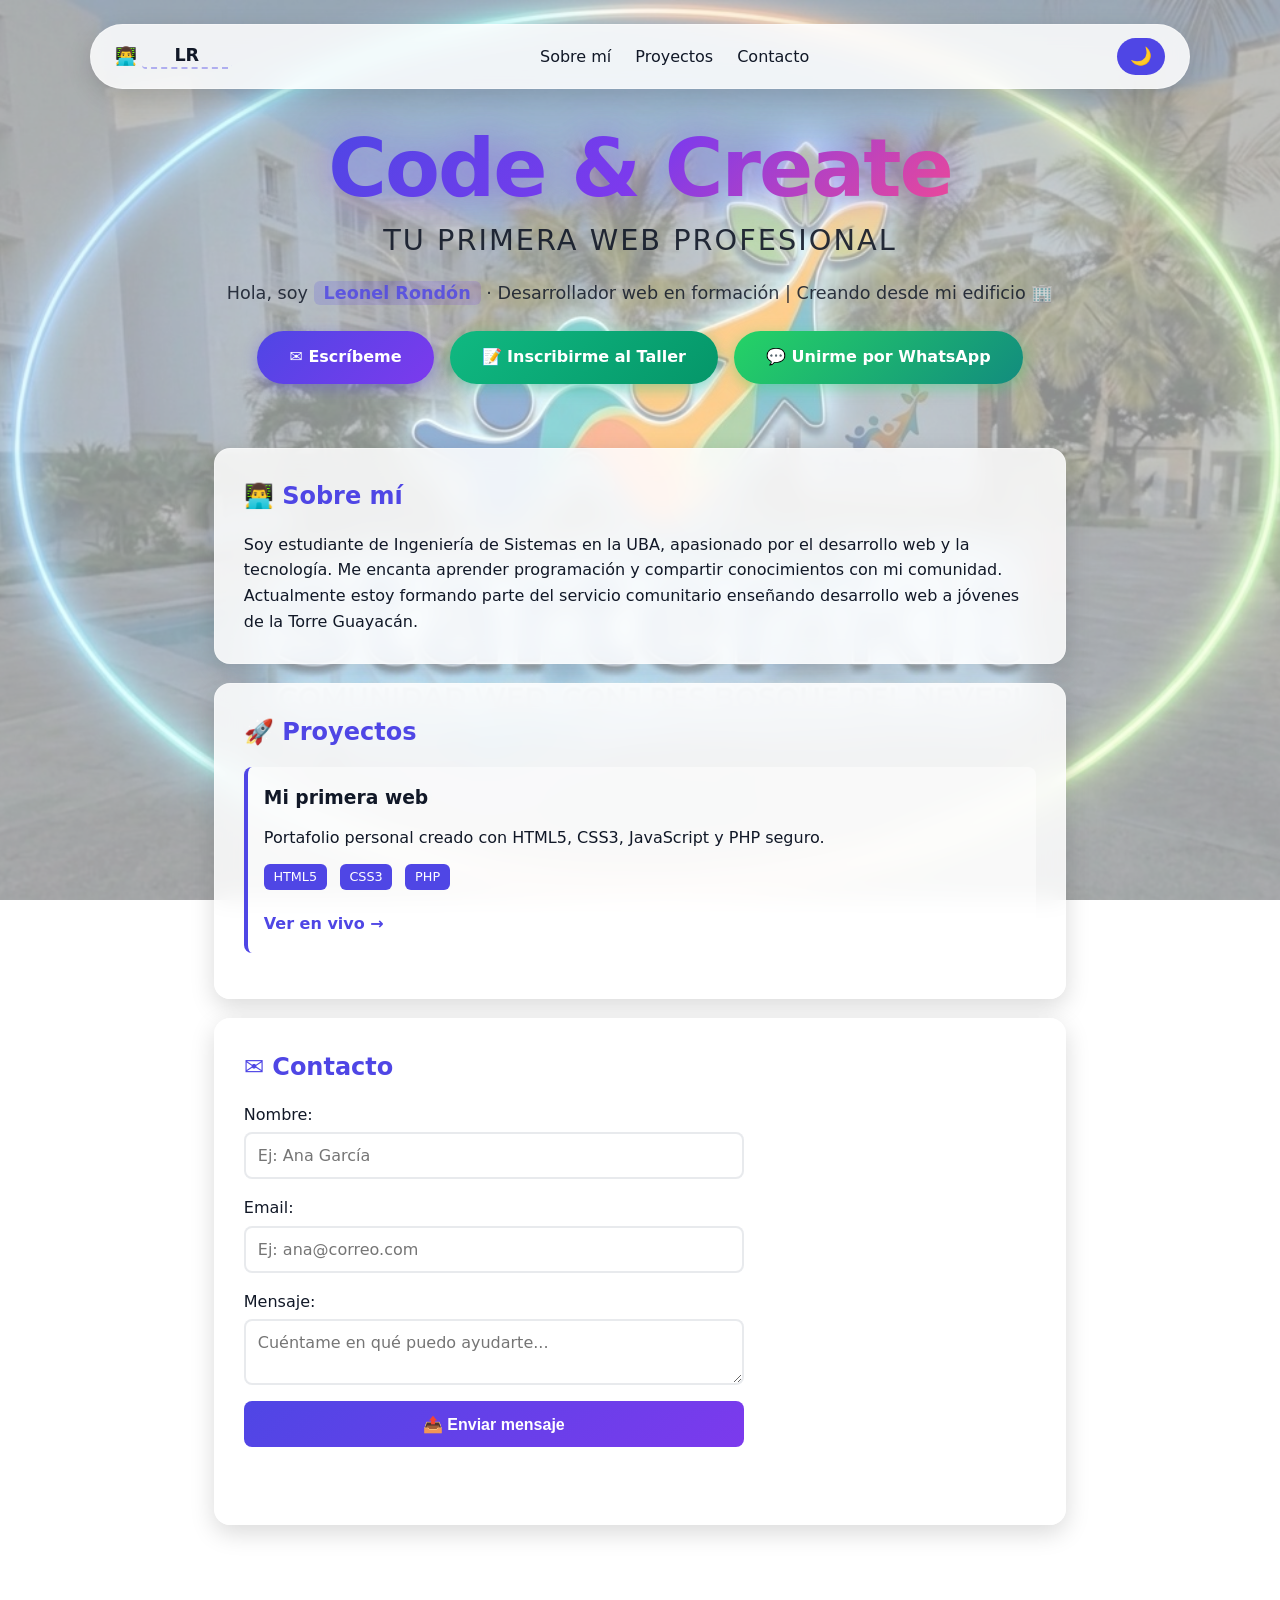
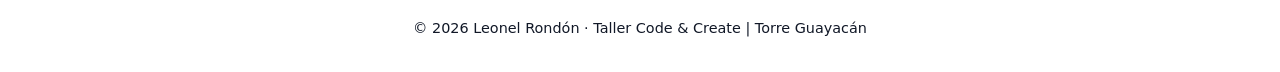
<file: index.html>
<!DOCTYPE html>
<html lang="es">

<head>
    <meta charset="UTF-8">
    <meta name="viewport" content="width=device-width, initial-scale=1.0">
    <meta name="description" content="Portafolio personal - Code & Create">
    <title>Code & Create | Tu Primera Web Profesional</title>
    <link rel="stylesheet" href="css/styles.css">
    <link rel="icon"
        href="data:image/svg+xml,<svg xmlns='http://www.w3.org/2000/svg' viewBox='0 0 100 100'><text y='.9em' font-size='90'>👨‍💻</text></svg>">
</head>

<body>
    <header id="inicio" class="hero">
        <nav>
            <div class="logo">
                👨‍💻
                <input type="text" id="userInitials" class="initials-input" placeholder="Tus Iniciales" maxlength="5"
                    value="LR">
            </div>
            <ul class="nav-links">
                <li><a href="#sobre-mi">Sobre mí</a></li>
                <li><a href="#proyectos">Proyectos</a></li>
                <li><a href="#contacto">Contacto</a></li>
            </ul>
            <button id="theme-toggle" aria-label="Cambiar tema">🌙</button>
        </nav>
        <div class="hero-content">
            <h1 class="page-title">
                <span class="title-glow">Code & Create</span>
            </h1>
            <p class="subtitle">Tu Primera Web Profesional</p>
            <p class="hero-description">Hola, soy <span class="highlight" contenteditable="true" id="userName">Leonel
                    Rondón</span> · Desarrollador web en formación | Creando desde mi edificio 🏢</p>
            <div class="hero-buttons">
                <a href="#contacto" class="btn btn-contacto">✉️ Escríbeme</a>
                <a href="registro.html" class="btn btn-registro">📝 Inscribirme al Taller</a>
                <a href="https://chat.whatsapp.com/GuZUngOJyTgF4KkHdXacpB" target="_blank"
                    class="btn btn-whatsapp-hero">
                    💬 Unirme por WhatsApp
                </a>
            </div>
        </div>
    </header>
    <main>
        <section id="sobre-mi" class="glass-card">
            <h2>👨‍💻 Sobre mí</h2>
            <p class="editable-text" contenteditable="true" id="aboutMe">Soy estudiante de Ingeniería de Sistemas en la
                UBA, apasionado por el desarrollo web y la tecnología. Me encanta aprender programación y compartir
                conocimientos con mi comunidad. Actualmente estoy formando parte del servicio comunitario enseñando
                desarrollo web a jóvenes de la Torre Guayacán.</p>
        </section>
        <section id="proyectos" class="glass-card">
            <h2>🚀 Proyectos</h2>
            <article class="project-card">
                <h3 contenteditable="true" class="editable-text" id="projectTitle">Mi primera web</h3>
                <p contenteditable="true" class="editable-text" id="projectDesc">Portafolio personal creado con HTML5,
                    CSS3, JavaScript y PHP seguro.</p>
                <div class="tags">
                    <span class="tag">HTML5</span>
                    <span class="tag">CSS3</span>
                    <span class="tag">PHP</span>
                </div>
                <a href="#" class="link-external">Ver en vivo →</a>
            </article>
        </section>
        <section id="contacto" class="glass-card">
            <h2>✉️ Contacto</h2>
            <!-- ⚠️ CAMBIA ESTA URL POR TU URL DE FORMSPREE -->
            <form id="contactForm" action="https://formspree.io/f/mlgyqkeg" method="POST">
                <input type="hidden" name="_subject" value="Nuevo mensaje - Code & Create">
                <label>
                    Nombre:
                    <input type="text" name="nombre" required minlength="2" maxlength="50" placeholder="Ej: Ana García">
                </label>
                <label>
                    Email:
                    <input type="email" name="email" required placeholder="Ej: ana@correo.com">
                </label>
                <label>
                    Mensaje:
                    <textarea name="mensaje" required minlength="10" maxlength="500"
                        placeholder="Cuéntame en qué puedo ayudarte..."></textarea>
                </label>
                <button type="submit">📤 Enviar mensaje</button>
                <p class="form-status" id="formStatus" aria-live="polite"></p>
            </form>
        </section>
    </main>
    <footer>
        <p>© <span id="year"></span> <span contenteditable="true" class="editable-text" id="footerName">Leonel
                Rondón</span> · Taller Code & Create | Torre Guayacán</p>
    </footer>
    <script src="main.js"></script>
</body>

</html>
</file>
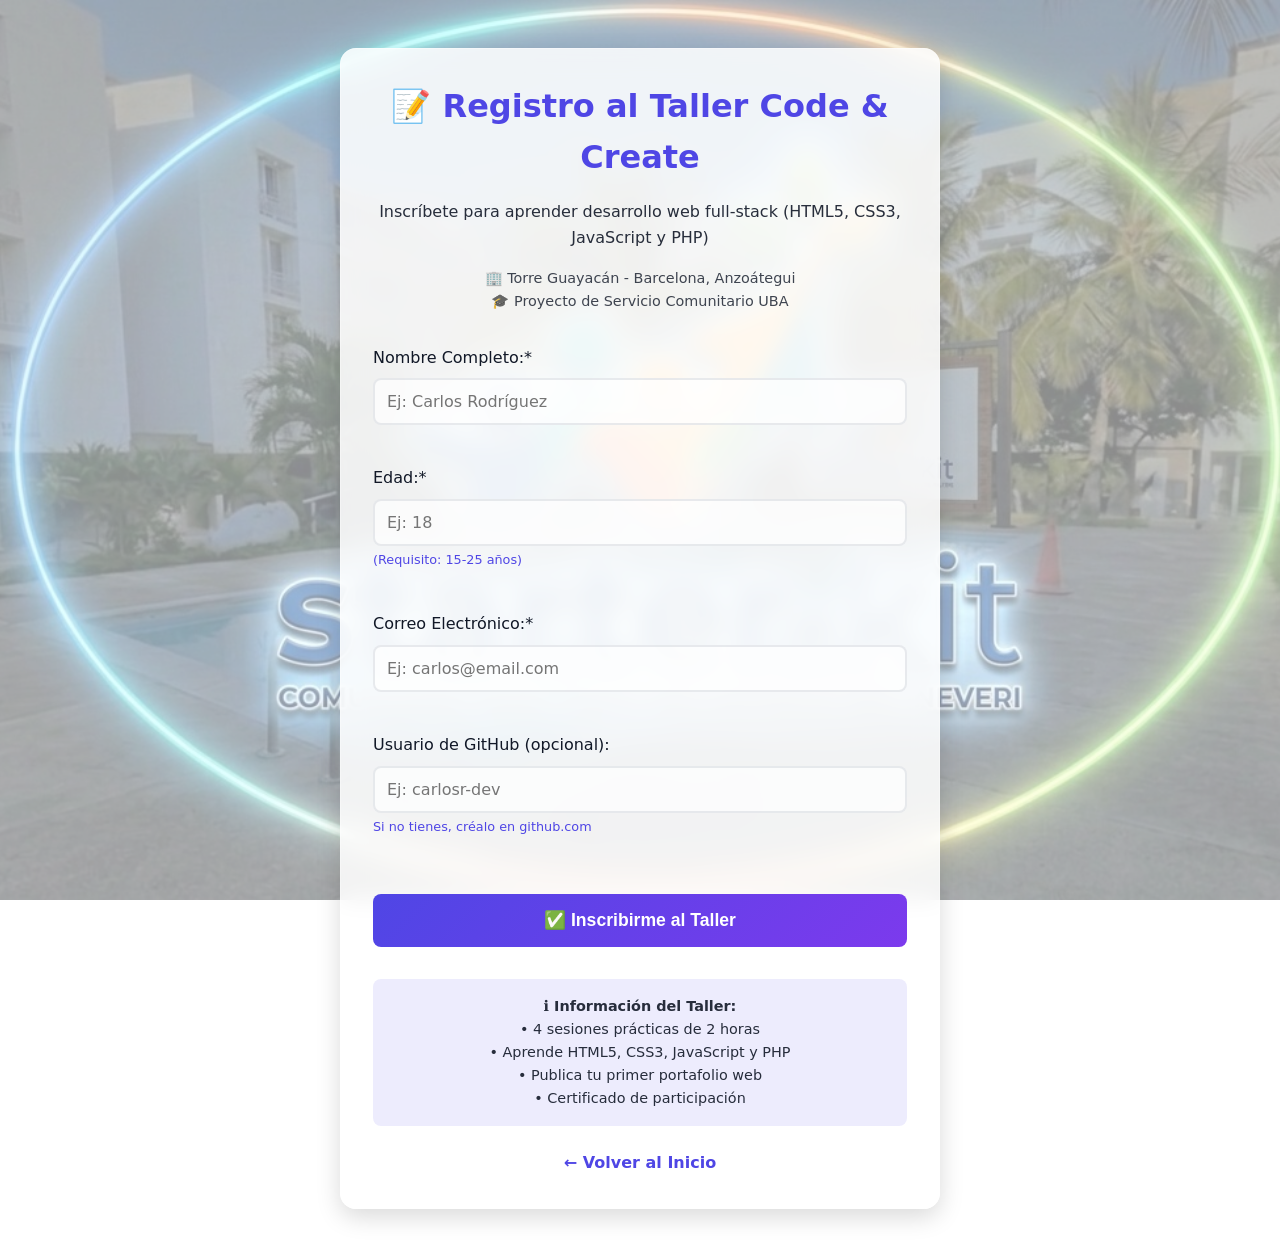
<file: registro.html>
<!DOCTYPE html>
<html lang="es">

<head>
    <meta charset="UTF-8">
    <meta name="viewport" content="width=device-width, initial-scale=1.0">
    <meta name="description" content="Registro al Taller Code & Create - Torre Guayacán">
    <title>Inscripción - Taller Code & Create | UBA</title>
    <link rel="stylesheet" href="css/styles.css">
    <link rel="icon"
        href="data:image/svg+xml,<svg xmlns='http://www.w3.org/2000/svg' viewBox='0 0 100 100'><text y='.9em' font-size='90'>📝</text></svg>">
    <!-- Aplicar tema oscuro antes de renderizar para evitar parpadeo -->
    <script>
        (function () {
            const t = localStorage.getItem('theme');
            if (t) document.documentElement.setAttribute('data-theme', t);
        })();
    </script>
</head>

<body>
    <div class="registro-container">
        <h1>📝 Registro al Taller Code & Create</h1>
        <p>Inscríbete para aprender desarrollo web full-stack (HTML5, CSS3, JavaScript y PHP)</p>
        <p style="font-size: 0.9rem; opacity: 0.8; margin-top:-1rem;">
            🏢 Torre Guayacán - Barcelona, Anzoátegui<br>
            🎓 Proyecto de Servicio Comunitario UBA
        </p>
        <!-- ⚠️ CAMBIA ESTA URL POR TU URL DE FORMSPREE -->
        <form id="registroForm" action="https://formspree.io/f/meebywqk" method="POST">
            <input type="hidden" name="_subject" value="Nueva inscripción - Code & Create">
            <input type="hidden" name="_cc" value="tu-email@ejemplo.com">
            <label>
                Nombre Completo:*
                <input type="text" name="nombre" required minlength="3" maxlength="100"
                    placeholder="Ej: Carlos Rodríguez">
            </label>
            <label>
                Edad:*
                <input type="number" name="edad" required min="15" max="30" placeholder="Ej: 18">
                <small style="color: var(--primary); font-size: 0.8rem;">(Requisito: 15-25 años)</small>
            </label>
            <label>
                Correo Electrónico:*
                <input type="email" name="email" required placeholder="Ej: carlos@email.com">
            </label>
            <label>
                Usuario de GitHub (opcional):
                <input type="text" name="github_user" placeholder="Ej: carlosr-dev">
                <small style="color: var(--primary); font-size: 0.8rem;">Si no tienes, créalo en github.com</small>
            </label>
            <button type="submit">✅ Inscribirme al Taller</button>
            <div id="mensaje"></div>
        </form>
        <div style="margin-top: 2rem; padding: 1rem; background: rgba(79, 70, 229, 0.1); border-radius: 8px;">
            <p style="font-size: 0.9rem; margin: 0;">
                <strong>ℹ️ Información del Taller:</strong><br>
                • 4 sesiones prácticas de 2 horas<br>
                • Aprende HTML5, CSS3, JavaScript y PHP<br>
                • Publica tu primer portafolio web<br>
                • Certificado de participación
            </p>
        </div>
        <a href="index.html" class="btn-volver">← Volver al Inicio</a>
    </div>
    <script>
        document.getElementById('registroForm').addEventListener('submit', async (e) => {
            e.preventDefault();
            const form = e.target;
            const mensajeDiv = document.getElementById('mensaje');
            const submitBtn = form.querySelector('button[type="submit"]');
            const data = new FormData(form);

            submitBtn.disabled = true;
            submitBtn.textContent = '⏳ Registrando...';

            try {
                const response = await fetch(form.action, {
                    method: 'POST',
                    body: data,
                    headers: {
                        'Accept': 'application/json'
                    }
                });

                if (response.ok) {
                    // ✅ MOSTRAR MENSAJE DE ÉXITO
                    mensajeDiv.innerHTML = `
                <div class="registro-exitoso">
                    <h3>✅ ¡Registro Exitoso!</h3>
                    <p class="bienvenida">Bienvenido/a, <strong>${data.get('nombre')}</strong></p>
                    <div class="codigo-confirmacion">
                        <p class="codigo-label">Tu código de confirmación:</p>
                        <p class="codigo-valor">CC-${new Date().getFullYear()}${String(new Date().getMonth() + 1).padStart(2, '0')}${String(new Date().getDate()).padStart(2, '0')}-${Math.floor(Math.random() * 9999).toString().padStart(4, '0')}</p>
                        <p class="codigo-nota">📌 Guárdalo, lo necesitarás el primer día</p>
                    </div>
                    <div class="info-taller">
                        <p>📅 <strong>Inicio del taller:</strong> Próximamente</p>
                        <p>📍 <strong>Lugar:</strong> Torre Guayacán</p>
                        <p>📧 Te contactaremos pronto con los detalles</p>
                    </div>
                    <p class="grupos-label">📱 Únete a los grupos del taller:</p>
                    <div class="botones-grupos">
                        <a href="https://chat.whatsapp.com/GuZUngOJyTgF4KkHdXacpB" target="_blank" class="btn-whatsapp">
                            💬 Grupo de WhatsApp
                        </a>
                    </div>
                    <p class="nota-final">
                        Te contactaremos pronto con los detalles del taller.
                    </p>
                </div>
            `;
                    mensajeDiv.className = 'mensaje-exitoso';
                    form.reset();
                    submitBtn.textContent = '✅ Registrado';
                    mensajeDiv.scrollIntoView({ behavior: 'smooth', block: 'center' });
                } else {
                    throw new Error('Error en el servidor');
                }
            } catch (error) {
                mensajeDiv.innerHTML = `<p class="mensaje-error">❌ Error de conexión. Inténtalo de nuevo.</p>`;
                mensajeDiv.className = 'mensaje-error-container';
                submitBtn.disabled = false;
                submitBtn.textContent = '✅ Inscribirme al Taller';
                console.error('Error:', error);
            }
        });
    </script>
</body>

</html>
</file>
<file: css/styles.css>
/* ============================================
   PROYECTO: CODE & CREATE
   Taller de Desarrollo Web para Jóvenes
   Torre Guayacán - Conjunto Residencial Bosque del Neverí
   
   Autor: Leonel Rondón - CI: 32.079.527
   Universidad Bicentenaria de Aragua
   Servicio Comunitario - Ingeniería de Sistemas
   ============================================ */

/* 1. VARIABLES DE TEMA */
:root {
    --bg: rgba(255, 255, 255, 0.75);
    --text: #111827;
    --primary: #4f46e5;
    --primary-hover: #4338ca;
    --card: rgba(255, 255, 255, 0.85);
    --shadow: 0 8px 24px rgb(0 0 0 / 0.15);
    --radius: 16px;
    --font: system-ui, -apple-system, sans-serif;
    --glass-border: rgba(255, 255, 255, 0.3);
}

[data-theme="dark"] {
    --bg: rgba(15, 23, 42, 0.75);
    --text: #e2e8f0;
    --card: rgba(30, 41, 59, 0.85);
    --shadow: 0 8px 24px rgb(0 0 0 / 0.5);
    --glass-border: rgba(255, 255, 255, 0.1);
}

/* 2. RESET */
* { 
    margin: 0; 
    padding: 0; 
    box-sizing: border-box; 
}

html, body {
    min-height: 100vh;
}

/* 3. FONDO DE PÁGINA */
body {
    font-family: var(--font);
    color: var(--text);
    line-height: 1.6;
    background-image: url('../assets/images/starter-kit-logo.jpg');
    background-size: cover;
    background-position: center;
    background-repeat: no-repeat;
    background-attachment: fixed;
    position: relative;
}

body::before {
    content: '';
    position: fixed;
    top: 0;
    left: 0;
    width: 100%;
    height: 100%;
    background: rgba(255, 255, 255, 0.55);
    z-index: -1;
    pointer-events: none;
}

[data-theme="dark"] body::before {
    background: rgba(15, 23, 42, 0.75);
}

/* 4. HEADER */
.hero {
    padding: 1.5rem 1.5rem 2rem;
    text-align: center;
}

nav {
    display: flex;
    justify-content: space-between;
    align-items: center;
    max-width: 1100px;
    margin: 0 auto 1.5rem;
    flex-wrap: wrap;
    gap: 1rem;
    background: var(--card);
    backdrop-filter: blur(10px);
    padding: 0.8rem 1.5rem;
    border-radius: 50px;
    border: 1px solid var(--glass-border);
    box-shadow: var(--shadow);
}

.logo {
    color: var(--text);
    font-weight: 700;
    font-size: 1.1rem;
    display: flex;
    align-items: center;
    gap: 0.3rem;
    cursor: default;
}

.nav-links {
    display: flex;
    gap: 1.5rem;
    list-style: none;
    flex-wrap: wrap;
    justify-content: center;
}

.nav-links a {
    color: var(--text);
    text-decoration: none;
    font-weight: 500;
    transition: color 0.2s;
}

.nav-links a:hover { 
    color: var(--primary);
}

/* 5. INICIALES EDITABLES */
.initials-input {
    background: transparent;
    border: none;
    border-bottom: 2px dashed rgba(79, 70, 229, 0.4);
    color: var(--text);
    font-family: var(--font);
    font-size: 1.1rem;
    font-weight: 700;
    width: 90px;
    text-align: center;
    padding: 2px 4px;
    border-radius: 4px;
    transition: all 0.3s ease;
    outline: none;
}

.initials-input::placeholder {
    color: rgba(128, 128, 128, 0.6);
    font-weight: 400;
    font-style: italic;
}

.initials-input:hover {
    background: rgba(79, 70, 229, 0.08);
    border-bottom-color: var(--primary);
}

.initials-input:focus {
    background: rgba(79, 70, 229, 0.12);
    border-bottom: 2px solid var(--primary);
    box-shadow: 0 2px 8px rgba(79, 70, 229, 0.2);
}

#theme-toggle {
    background: var(--primary);
    border: none;
    color: white;
    padding: 0.5rem 0.8rem;
    border-radius: 99px;
    cursor: pointer;
    font-size: 1.1rem;
    transition: background 0.2s, transform 0.2s;
}

#theme-toggle:hover { 
    background: var(--primary-hover);
    transform: scale(1.05);
}

/* 6. TÍTULO CON EFECTO GLOW */
.hero-content {
    max-width: 900px;
    margin: 0 auto;
    padding: 1rem 1rem;
}

.page-title {
    font-size: clamp(2.5rem, 8vw, 5rem);
    font-weight: 900;
    line-height: 1;
    margin-bottom: 0.5rem;
    letter-spacing: -2px;
}

.title-glow {
    background: linear-gradient(135deg, #4f46e5 0%, #7c3aed 50%, #ec4899 100%);
    -webkit-background-clip: text;
    -webkit-text-fill-color: transparent;
    background-clip: text;
    display: inline-block;
    filter: drop-shadow(0 0 20px rgba(124, 58, 237, 0.5));
    animation: glow 3s ease-in-out infinite alternate;
}

@keyframes glow {
    from {
        filter: drop-shadow(0 0 15px rgba(124, 58, 237, 0.4));
    }
    to {
        filter: drop-shadow(0 0 30px rgba(236, 72, 153, 0.6));
    }
}

.subtitle {
    font-size: clamp(1.2rem, 3vw, 1.8rem);
    font-weight: 300;
    color: var(--text);
    margin-bottom: 1rem;
    opacity: 0.9;
    letter-spacing: 2px;
    text-transform: uppercase;
}

.hero-description {
    font-size: 1.1rem;
    margin-bottom: 1.5rem;
    color: var(--text);
    opacity: 0.85;
}

.highlight {
    background: linear-gradient(120deg, rgba(79, 70, 229, 0.2) 0%, rgba(124, 58, 237, 0.2) 100%);
    padding: 2px 10px;
    border-radius: 6px;
    font-weight: 700;
    color: var(--primary);
}

/* 7. BOTONES DEL HERO */
.hero-buttons {
    display: flex;
    gap: 1rem;
    justify-content: center;
    flex-wrap: wrap;
    margin-top: 1.5rem;
}

.btn {
    display: inline-flex;
    align-items: center;
    gap: 0.5rem;
    padding: 0.85rem 2rem;
    background: linear-gradient(135deg, var(--primary), #7c3aed);
    color: white;
    text-decoration: none;
    border-radius: 50px;
    font-weight: 600;
    font-size: 1rem;
    transition: transform 0.2s, box-shadow 0.2s;
    box-shadow: 0 4px 15px rgba(79, 70, 229, 0.4);
    border: none;
    cursor: pointer;
}

.btn:hover { 
    transform: translateY(-3px);
    box-shadow: 0 8px 25px rgba(79, 70, 229, 0.6);
}

.btn-contacto {
    background: linear-gradient(135deg, var(--primary), #7c3aed);
}

.btn-registro {
    background: linear-gradient(135deg, #10b981 0%, #059669 100%);
    box-shadow: 0 4px 15px rgba(16, 185, 129, 0.4);
    animation: pulse-registro 2s infinite;
}

.btn-registro:hover {
    box-shadow: 0 8px 25px rgba(16, 185, 129, 0.6);
    background: linear-gradient(135deg, #059669 0%, #047857 100%);
}

@keyframes pulse-registro {
    0%, 100% {
        box-shadow: 0 4px 15px rgba(16, 185, 129, 0.4);
    }
    50% {
        box-shadow: 0 4px 25px rgba(16, 185, 129, 0.7);
    }
}

.btn-whatsapp-hero {
    background: linear-gradient(135deg, #25D366, #128C7E);
    box-shadow: 0 4px 15px rgba(37, 211, 102, 0.4);
    animation: pulse-whatsapp 2s infinite;
}

.btn-whatsapp-hero:hover {
    transform: translateY(-3px) scale(1.05);
    box-shadow: 0 8px 25px rgba(37, 211, 102, 0.6);
    background: linear-gradient(135deg, #128C7E, #075E54);
}

@keyframes pulse-whatsapp {
    0%, 100% {
        box-shadow: 0 4px 15px rgba(37, 211, 102, 0.4);
    }
    50% {
        box-shadow: 0 4px 25px rgba(37, 211, 102, 0.7);
    }
}

/* 8. CONTENIDO PRINCIPAL */
main {
    max-width: 900px;
    margin: 0 auto;
    padding: 1rem 1.5rem 2rem;
}

.glass-card {
    background: var(--card);
    backdrop-filter: blur(12px);
    padding: 1.8rem;
    border-radius: var(--radius);
    margin-bottom: 1.2rem;
    box-shadow: var(--shadow);
    border: 1px solid var(--glass-border);
}

section h2 {
    margin-bottom: 1rem;
    color: var(--primary);
    font-size: 1.5rem;
    font-weight: 700;
}

.project-card {
    border-left: 4px solid var(--primary);
    padding: 1rem;
    margin: 1rem 0;
    background: rgba(255, 255, 255, 0.5);
    border-radius: 8px;
}

[data-theme="dark"] .project-card {
    background: rgba(0, 0, 0, 0.3);
}

.project-card h3 {
    margin-bottom: 0.5rem;
    color: var(--text);
}

.tags {
    margin: 0.5rem 0;
}

.tag {
    display: inline-block;
    background: var(--primary);
    color: white;
    padding: 0.2rem 0.6rem;
    border-radius: 6px;
    font-size: 0.8rem;
    margin-right: 0.5rem;
    margin-top: 0.3rem;
    font-weight: 500;
}

.link-external {
    display: inline-block;
    margin-top: 0.8rem;
    color: var(--primary);
    text-decoration: none;
    font-weight: 600;
    transition: color 0.2s;
}

.link-external:hover {
    color: var(--primary-hover);
}

/* 9. FORMULARIO */
form {
    display: flex;
    flex-direction: column;
    gap: 1rem;
    max-width: 500px;
    margin-top: 1rem;
}

label {
    display: flex;
    flex-direction: column;
    gap: 0.3rem;
    font-weight: 500;
    color: var(--text);
}

input, textarea {
    padding: 0.75rem;
    border: 2px solid rgba(209, 213, 219, 0.5);
    border-radius: 8px;
    background: rgba(255, 255, 255, 0.7);
    color: var(--text);
    font-family: inherit;
    font-size: 1rem;
    transition: border-color 0.2s, background 0.2s;
}

[data-theme="dark"] input,
[data-theme="dark"] textarea {
    background: rgba(0, 0, 0, 0.3);
    border-color: rgba(255, 255, 255, 0.2);
}

input:focus, textarea:focus {
    outline: none;
    border-color: var(--primary);
    background: rgba(255, 255, 255, 0.9);
}

button[type="submit"] {
    padding: 0.85rem;
    background: linear-gradient(135deg, var(--primary), #7c3aed);
    color: white;
    border: none;
    border-radius: 8px;
    cursor: pointer;
    font-weight: 600;
    font-size: 1rem;
    transition: transform 0.2s, box-shadow 0.2s;
}

button[type="submit"]:hover { 
    transform: translateY(-2px);
    box-shadow: 0 6px 15px rgba(79, 70, 229, 0.4);
}

.form-status {
    min-height: 1.5rem;
    font-size: 0.95rem;
    margin-top: 0.5rem;
    font-weight: 500;
}

/* 10. TEXTOS EDITABLES */
.editable-text {
    cursor: text;
    border-radius: 6px;
    padding: 4px 8px;
    margin: -4px -8px;
    transition: all 0.3s ease;
    position: relative;
    min-height: 1.6em;
    outline: none;
}

.editable-text:hover {
    background: rgba(79, 70, 229, 0.08);
    border: 1px dashed rgba(79, 70, 229, 0.4);
}

.editable-text:focus {
    background: rgba(79, 70, 229, 0.12);
    border: 2px solid var(--primary);
    box-shadow: 0 0 0 3px rgba(79, 70, 229, 0.15);
}

.editable-text::after {
    content: '✏️';
    position: absolute;
    top: -10px;
    right: -10px;
    font-size: 0.8rem;
    opacity: 0;
    transition: opacity 0.3s;
}

.editable-text:hover::after {
    opacity: 0.6;
}

.editable-text:focus::after {
    opacity: 1;
}

/* 11. FOOTER */
footer {
    text-align: center;
    padding: 1.5rem 1.5rem 2rem;
    font-size: 0.9rem;
    background: var(--card);
    backdrop-filter: blur(10px);
    margin-top: 1rem;
    border-top: 1px solid var(--glass-border);
    color: var(--text);
}

/* 12. RESPONSIVE */
@media (max-width: 768px) {
    nav { 
        flex-direction: column; 
        gap: 0.8rem;
        border-radius: 20px;
        padding: 1rem;
    }
    
    .hero { 
        padding: 1rem 1rem 1.5rem;
    }
    
    .page-title {
        font-size: clamp(2rem, 10vw, 3.5rem);
    }
    
    .initials-input {
        width: 70px;
        font-size: 1rem;
    }
    
    .glass-card { 
        padding: 1.3rem; 
    }
    
    main {
        padding: 0.8rem 1rem 1.5rem;
    }
    
    .hero-buttons {
        flex-direction: column;
        align-items: center;
    }
    
    .btn {
        width: 100%;
        max-width: 300px;
        justify-content: center;
    }
}

/* 13. ESTILOS PARA PÁGINA DE REGISTRO */
.registro-container {
    max-width: 600px;
    margin: 3rem auto;
    padding: 2rem;
    background: var(--card);
    backdrop-filter: blur(12px);
    border-radius: var(--radius);
    box-shadow: var(--shadow);
    border: 1px solid var(--glass-border);
    text-align: center;
}

.registro-container h1 {
    color: var(--primary);
    margin-bottom: 1rem;
    font-size: 2rem;
}

.registro-container p {
    margin-bottom: 2rem;
    color: var(--text);
    opacity: 0.9;
}

.registro-container form {
    max-width: 100%;
    margin: 0;
}

.registro-container label {
    display: block;
    margin-bottom: 1.5rem;
    text-align: left;
    font-weight: 500;
    color: var(--text);
}

.registro-container input {
    width: 100%;
    margin-top: 0.5rem;
    padding: 0.75rem;
    border: 2px solid rgba(209, 213, 219, 0.5);
    border-radius: 8px;
    font-size: 1rem;
    transition: border-color 0.2s;
}

.registro-container input:focus {
    outline: none;
    border-color: var(--primary);
}

.registro-container button[type="submit"] {
    width: 100%;
    padding: 1rem;
    font-size: 1.1rem;
    margin-top: 1rem;
    background: linear-gradient(135deg, var(--primary), #7c3aed);
    color: white;
    border: none;
    border-radius: 8px;
    cursor: pointer;
    font-weight: 600;
    transition: transform 0.2s, box-shadow 0.2s;
}

.registro-container button[type="submit"]:hover {
    transform: translateY(-2px);
    box-shadow: 0 6px 15px rgba(79, 70, 229, 0.4);
}

.btn-volver {
    display: inline-block;
    margin-top: 1.5rem;
    color: var(--primary);
    text-decoration: none;
    font-weight: 600;
    transition: color 0.2s;
}

.btn-volver:hover {
    color: var(--primary-hover);
    text-decoration: underline;
}

#mensaje {
    margin-top: 1rem;
    padding: 1rem;
    border-radius: 8px;
    font-weight: 500;
    display: none;
}

#mensaje:not(:empty) {
    display: block;
}

/* 14. MENSAJE DE REGISTRO EXITOSO */
.mensaje-exitoso,
.mensaje-error-container {
    margin-top: 1.5rem;
    padding: 1.5rem;
    border-radius: 12px;
    animation: fadeIn 0.5s ease;
}

.mensaje-exitoso {
    background: linear-gradient(135deg, rgba(16, 185, 129, 0.1), rgba(5, 150, 105, 0.15));
    border: 2px solid #10b981;
}

.mensaje-error-container {
    background: rgba(220, 38, 38, 0.1);
    border: 2px solid #dc2626;
}

@keyframes fadeIn {
    from { opacity: 0; transform: translateY(-10px); }
    to { opacity: 1; transform: translateY(0); }
}

.registro-exitoso h3 {
    color: #059669;
    font-size: 1.5rem;
    margin-bottom: 0.5rem;
    text-align: center;
}

.bienvenida {
    text-align: center;
    font-size: 1.1rem;
    margin-bottom: 1.5rem;
    color: var(--text);
}

.codigo-confirmacion {
    background: white;
    border: 2px dashed #4f46e5;
    border-radius: 12px;
    padding: 1.5rem;
    text-align: center;
    margin: 1.5rem 0;
    box-shadow: 0 4px 12px rgba(79, 70, 229, 0.1);
}

[data-theme="dark"] .codigo-confirmacion {
    background: rgba(0, 0, 0, 0.3);
}

.codigo-label {
    font-size: 0.9rem;
    color: var(--text);
    opacity: 0.8;
    margin-bottom: 0.5rem;
    text-transform: uppercase;
    letter-spacing: 1px;
}

.codigo-valor {
    font-size: 2rem;
    font-weight: 900;
    color: #4f46e5;
    font-family: 'Courier New', monospace;
    letter-spacing: 2px;
    margin: 0.5rem 0;
    text-shadow: 2px 2px 4px rgba(79, 70, 229, 0.2);
}

.codigo-nota {
    font-size: 0.85rem;
    color: var(--text);
    opacity: 0.7;
    margin-top: 0.5rem;
    font-style: italic;
}

.info-taller {
    background: rgba(79, 70, 229, 0.08);
    border-radius: 8px;
    padding: 1rem;
    margin: 1.5rem 0;
    text-align: left;
}

.info-taller p {
    margin: 0.5rem 0;
    font-size: 0.95rem;
    color: var(--text);
}

.grupos-label {
    text-align: center;
    font-size: 1.1rem;
    font-weight: 600;
    margin: 1.5rem 0 1rem;
    color: var(--text);
}

.botones-grupos {
    display: flex;
    gap: 1rem;
    justify-content: center;
    flex-wrap: wrap;
    margin: 1rem 0;
}

.btn-whatsapp {
    display: inline-flex;
    align-items: center;
    gap: 0.5rem;
    padding: 1rem 2rem;
    border-radius: 50px;
    text-decoration: none;
    font-weight: 700;
    font-size: 1.1rem;
    transition: transform 0.2s, box-shadow 0.2s;
    color: white;
    background: linear-gradient(135deg, #25D366, #128C7E);
    box-shadow: 0 4px 15px rgba(37, 211, 102, 0.4);
    animation: pulse-whatsapp-btn 2s infinite;
}

.btn-whatsapp:hover {
    transform: translateY(-3px) scale(1.02);
    box-shadow: 0 8px 25px rgba(37, 211, 102, 0.6);
}

@keyframes pulse-whatsapp-btn {
    0%, 100% {
        box-shadow: 0 4px 15px rgba(37, 211, 102, 0.4);
    }
    50% {
        box-shadow: 0 4px 25px rgba(37, 211, 102, 0.7);
    }
}

.nota-final {
    text-align: center;
    font-size: 0.9rem;
    color: var(--text);
    opacity: 0.8;
    margin-top: 1.5rem;
    font-style: italic;
}

.mensaje-error {
    color: #dc2626;
    font-weight: 600;
    text-align: center;
    margin: 0;
}

@media (max-width: 768px) {
    .codigo-valor {
        font-size: 1.5rem;
        letter-spacing: 1px;
    }
    
    .btn-whatsapp {
        width: 100%;
        justify-content: center;
    }
}
</file>
